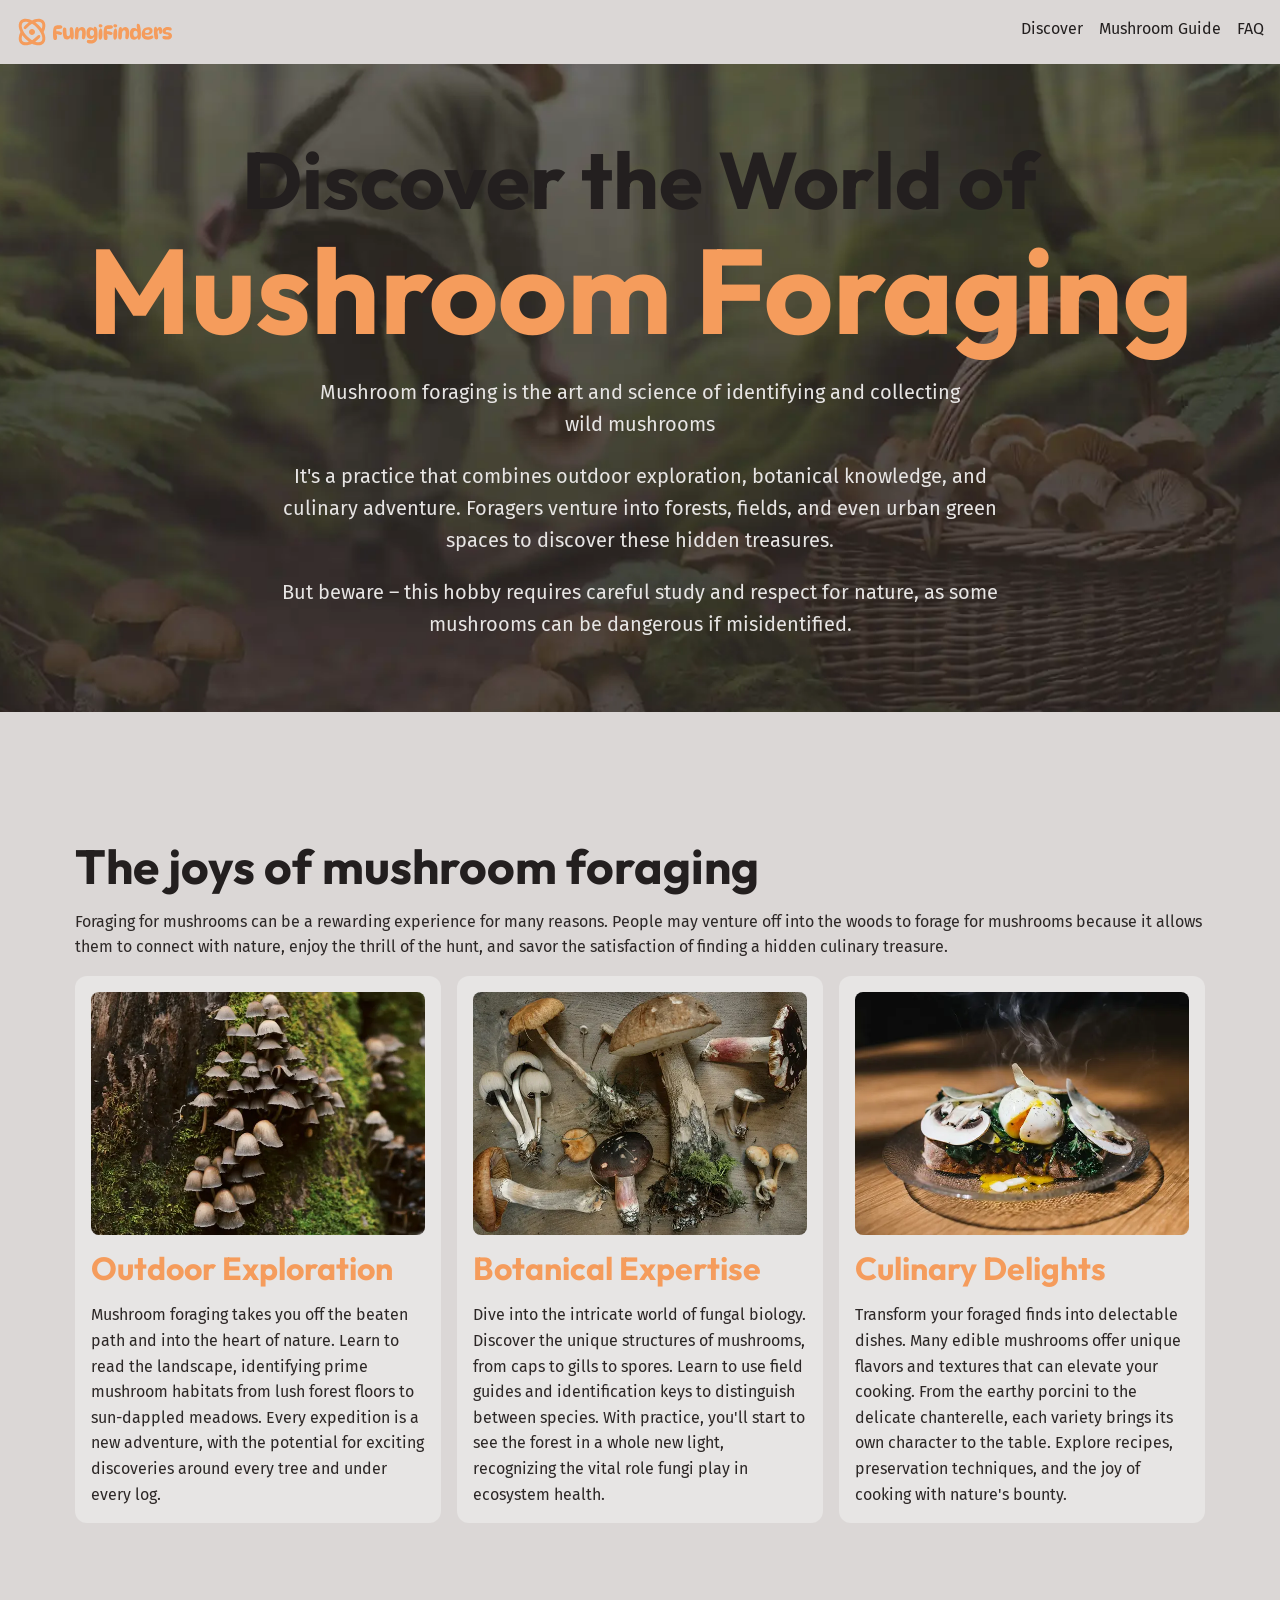
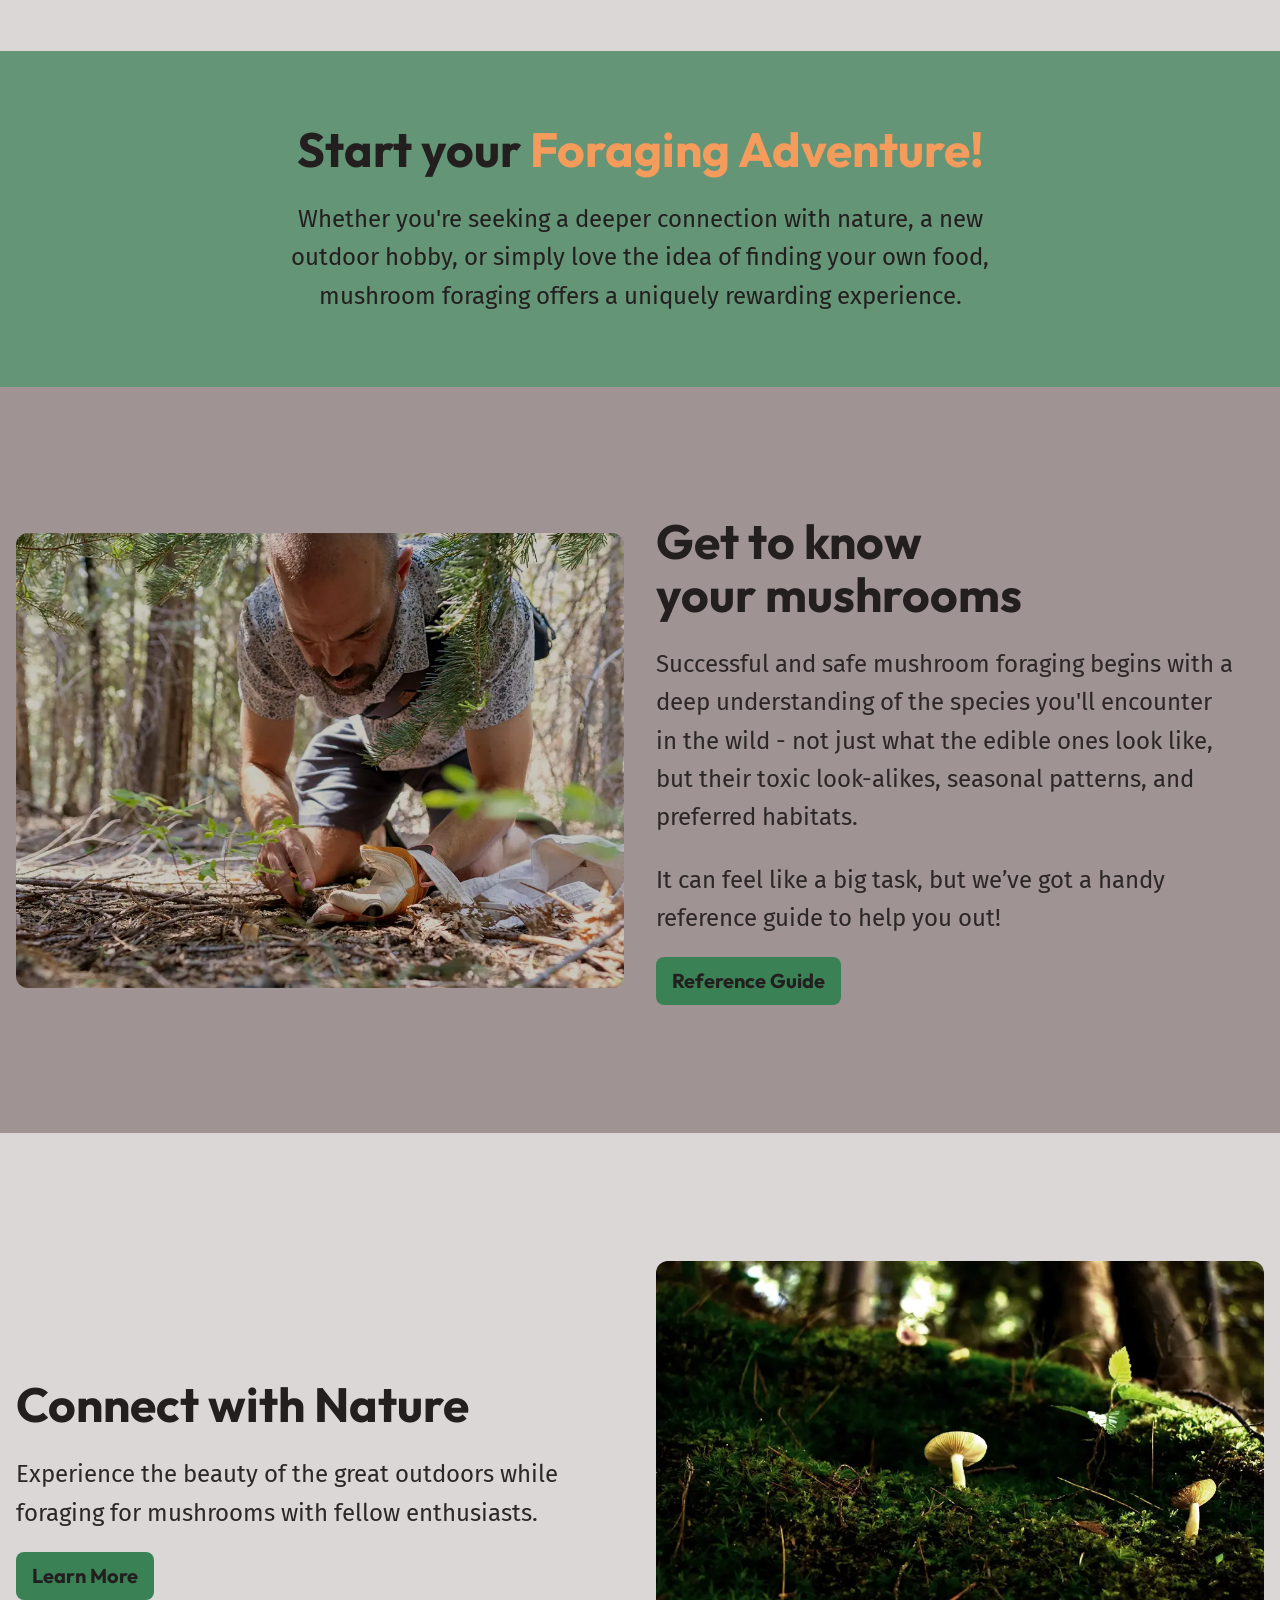
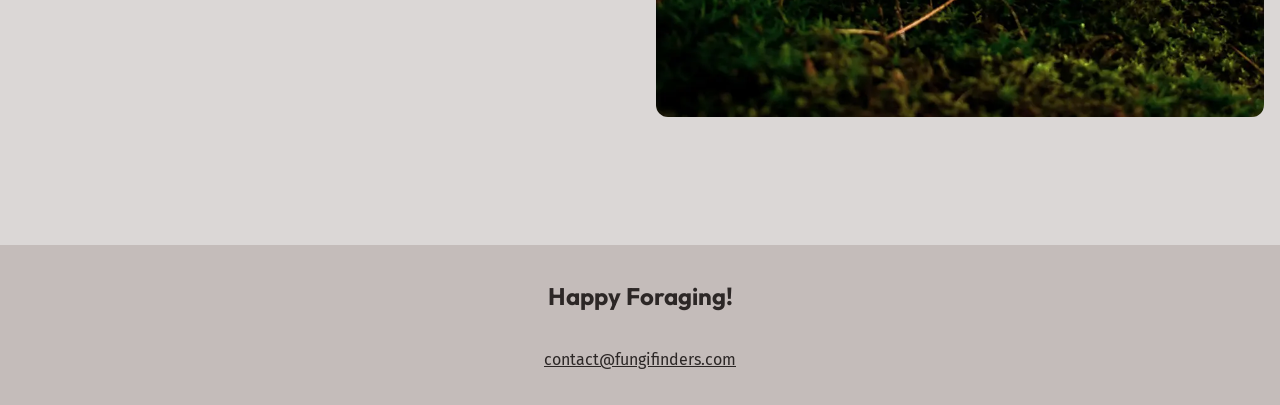
<file: index.html>
<!doctype html>
<html lang="en">
  <head>
    <meta charset="UTF-8" />
    <meta name="viewport" content="width=device-width, initial-scale=1.0" />
    <link rel="stylesheet" href="style.css" />
    <title>Fungi Finders</title>
    <link rel="preconnect" href="https://fonts.googleapis.com" />
    <link rel="preconnect" href="https://fonts.gstatic.com" crossorigin />
    <link
      href="https://fonts.googleapis.com/css2?family=Fira+Sans:wght@400;700&family=Outfit:wght@100..900&display=swap"
      rel="stylesheet"
    />
    <!-- defer ensures the JS runs after the page is loaded -->
    <script src="/main.js" defer></script>
  </head>
  <body>
    <a class="skip-to-main" href="#main">Skip to main content</a>
    <header class="site-header">
      <div class="wrapper" data-width="wide">
        <div class="site-header__inner">
          <img src="/assets/fungi-finders.svg" alt="Fungi Finders" />
          <button aria-controls="primary-nav" aria-expanded="false">
            <img src="/assets/hamburger.svg" alt="" />
            <span class="visually-hidden">Menu</span>
          </button>
          <nav id="primary-nav" class="primary-navigation">
            <ul role="list">
              <li><a href="/">Discover</a></li>
              <li><a href="/mushroom-guide.html">Mushroom Guide</a></li>
              <li><a href="/mushroom-guide.html#faq">FAQ</a></li>
            </ul>
          </nav>
        </div>
      </div>
    </header>

    <main id="main">
      <section class="hero flow section" data-padding="compact">
        <div class="wrapper">
          <h1 class="hero__title">
            Discover the World of <span>Mushroom Foraging</span>
          </h1>
        </div>
        <div class="wrapper" data-width="narrow">
          <div class="flow">
            <p>
              Mushroom foraging is the art and science of identifying and
              collecting wild mushrooms
            </p>
            <p>
              It's a practice that combines outdoor exploration, botanical
              knowledge, and culinary adventure. Foragers venture into forests,
              fields, and even urban green spaces to discover these hidden
              treasures.
            </p>
            <p>
              But beware – this hobby requires careful study and respect for
              nature, as some mushrooms can be dangerous if misidentified.
            </p>
          </div>
        </div>
      </section>

      <section class="section">
        <div class="wrapper flow">
          <h2 class="section-title">The joys of mushroom foraging</h2>
          <p>
            Foraging for mushrooms can be a rewarding experience for many
            reasons. People may venture off into the woods to forage for
            mushrooms because it allows them to connect with nature, enjoy the
            thrill of the hunt, and savor the satisfaction of finding a hidden
            culinary treasure.
          </p>

          <!-- three columns -->
          <div class="equal-columns">
            <div class="card">
              <img
                src="/assets//outdoor-exploration.webp"
                alt="Tightly grouped brown mushrooms growing up a mossy tree trunk"
              />
              <h3 class="card__title">Outdoor Exploration</h3>
              <p>
                Mushroom foraging takes you off the beaten path and into the
                heart of nature. Learn to read the landscape, identifying prime
                mushroom habitats from lush forest floors to sun-dappled
                meadows. Every expedition is a new adventure, with the potential
                for exciting discoveries around every tree and under every log.
              </p>
            </div>
            <div class="card">
              <img
                src="/assets/botanical-expertise.webp"
                alt="Wild mushrooms on a table"
              />
              <h3 class="card__title">Botanical Expertise</h3>
              <p>
                Dive into the intricate world of fungal biology. Discover the
                unique structures of mushrooms, from caps to gills to spores.
                Learn to use field guides and identification keys to distinguish
                between species. With practice, you'll start to see the forest
                in a whole new light, recognizing the vital role fungi play in
                ecosystem health.
              </p>
            </div>
            <div class="card">
              <img
                src="/assets/culinary-delight.webp"
                alt="A plate of food with mushrooms on top"
              />
              <h3 class="card__title">Culinary Delights</h3>
              <p>
                Transform your foraged finds into delectable dishes. Many edible
                mushrooms offer unique flavors and textures that can elevate
                your cooking. From the earthy porcini to the delicate
                chanterelle, each variety brings its own character to the table.
                Explore recipes, preservation techniques, and the joy of cooking
                with nature's bounty.
              </p>
            </div>
          </div>
        </div>
      </section>

      <section
        class="background-accent text-center section"
        data-padding="compact"
      >
        <div class="wrapper" data-width="narrow">
          <div class="flow font-size-lg text-high-contrast">
            <h2 class="section-title">
              Start your <span class="text-brand">Foraging Adventure!</span>
            </h2>
            <p>
              Whether you're seeking a deeper connection with nature, a new
              outdoor hobby, or simply love the idea of finding your own food,
              mushroom foraging offers a uniquely rewarding experience.
            </p>
          </div>
        </div>
      </section>

      <section class="background-extra-dark section">
        <!-- two columns -->
        <div class="wrapper" data-width="wide">
          <div class="equal-columns" data-gap="large" data-alignment="centered">
            <div>
              <img
                src="/assets/get-to-know.webp"
                alt="A man on his hands and knees harvesting a wild mushroom in the forest"
              />
            </div>

            <div class="flow font-size-lg">
              <h2 class="section-title">Get to know your mushrooms</h2>
              <p>
                Successful and safe mushroom foraging begins with a deep
                understanding of the species you'll encounter in the wild - not
                just what the edible ones look like, but their toxic
                look-alikes, seasonal patterns, and preferred habitats.
              </p>
              <p>
                It can feel like a big task, but we’ve got a handy reference
                guide to help you out!
              </p>
              <a class="button" href="#">
                <span class="visually-hidden">
                  Learn more about wild mushrooms using our handy
                </span>
                Reference Guide
              </a>
            </div>
          </div>
        </div>
      </section>

      <section class="section">
        <!-- two columns -->
        <div class="wrapper" data-width="wide">
          <div class="equal-columns" data-gap="large" data-alignment="centered">
            <div class="flow font-size-lg">
              <h2 class="section-title">Connect with Nature</h2>
              <p>
                Experience the beauty of the great outdoors while foraging for
                mushrooms with fellow enthusiasts.
              </p>
              <a class="button" href="#">
                Learn More
                <span class="visually-hidden">
                  about the different types of mushrooms using our handy
                  mushroom guide
                </span>
              </a>
            </div>

            <div>
              <img
                src="/assets/nature.webp"
                alt="A small white mushroom growing on a mossy forest floor"
              />
            </div>
          </div>
        </div>
      </section>
    </main>

    <footer class="site-footer">
      <p class="site-footer__title">Happy Foraging!</p>
      <a href="mailto:contact@fungifinders.com">contact@fungifinders.com</a>
    </footer>
  </body>
</html>
</file>
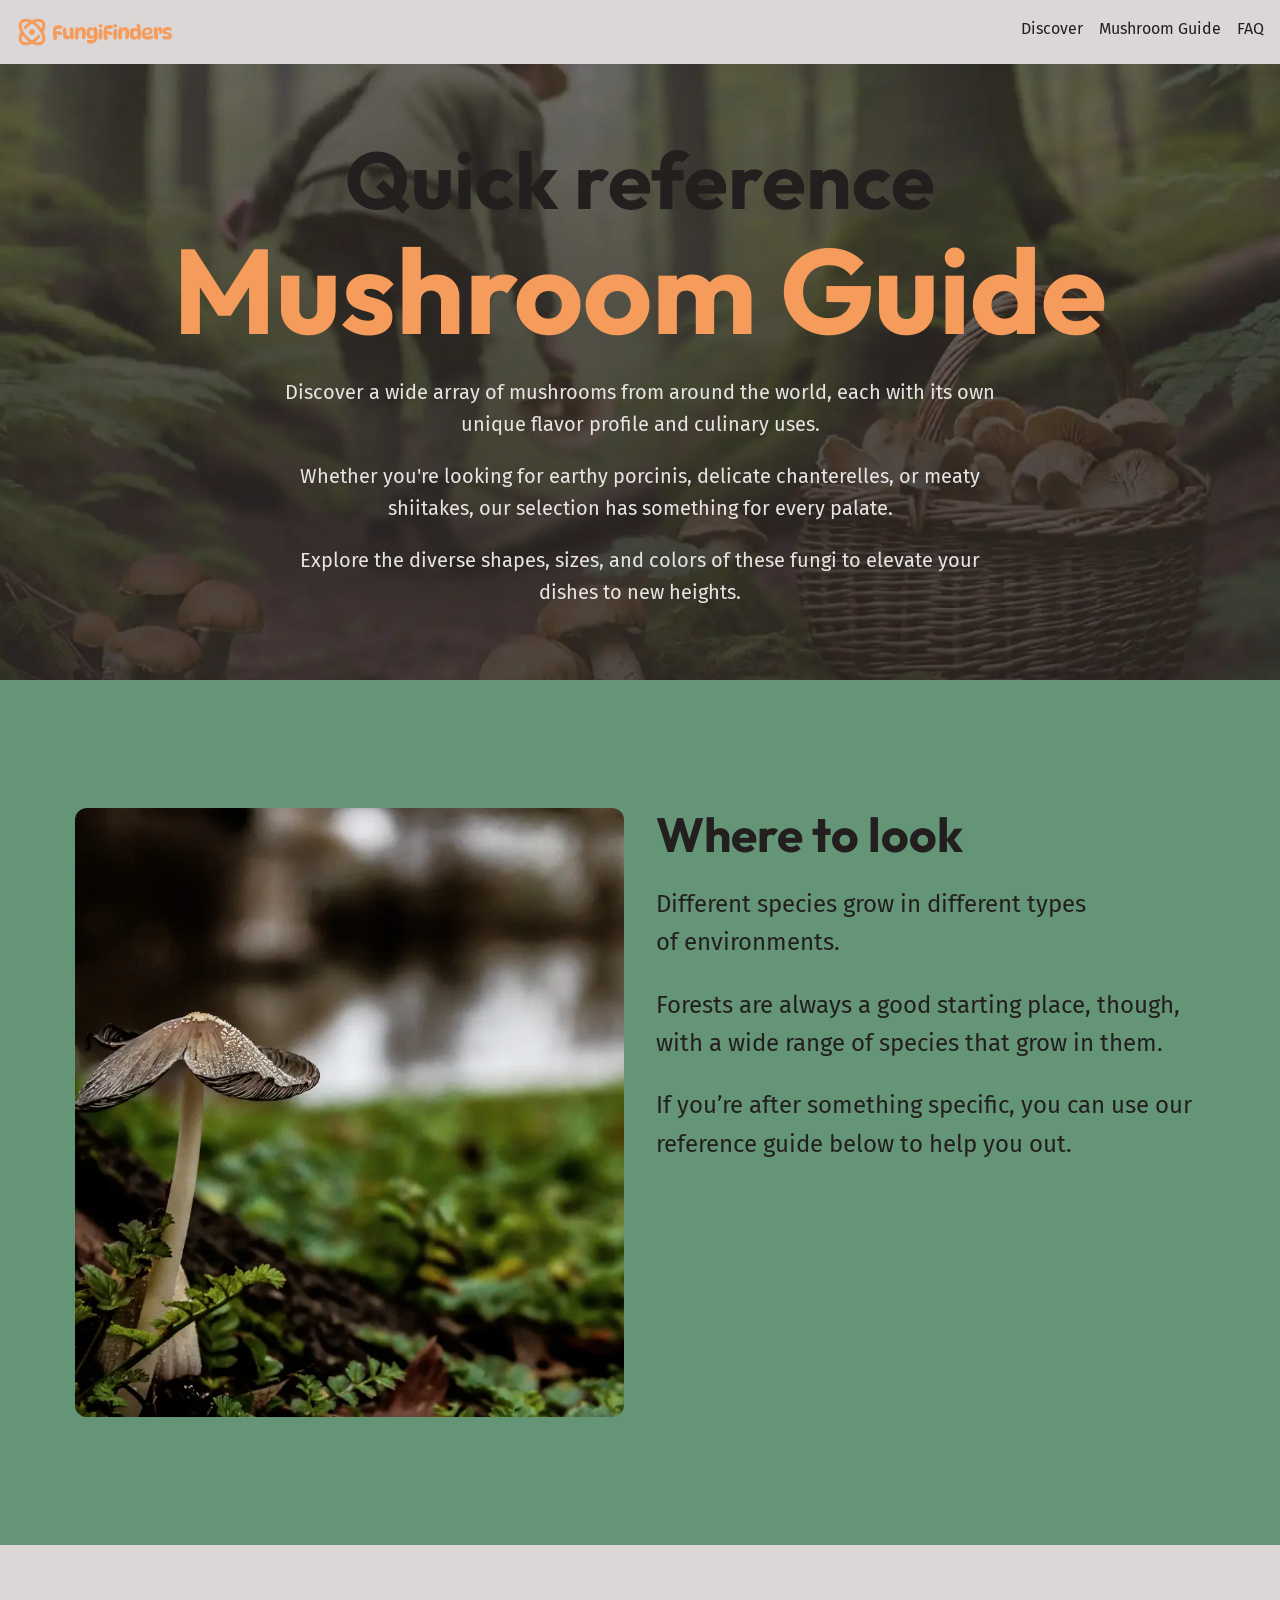
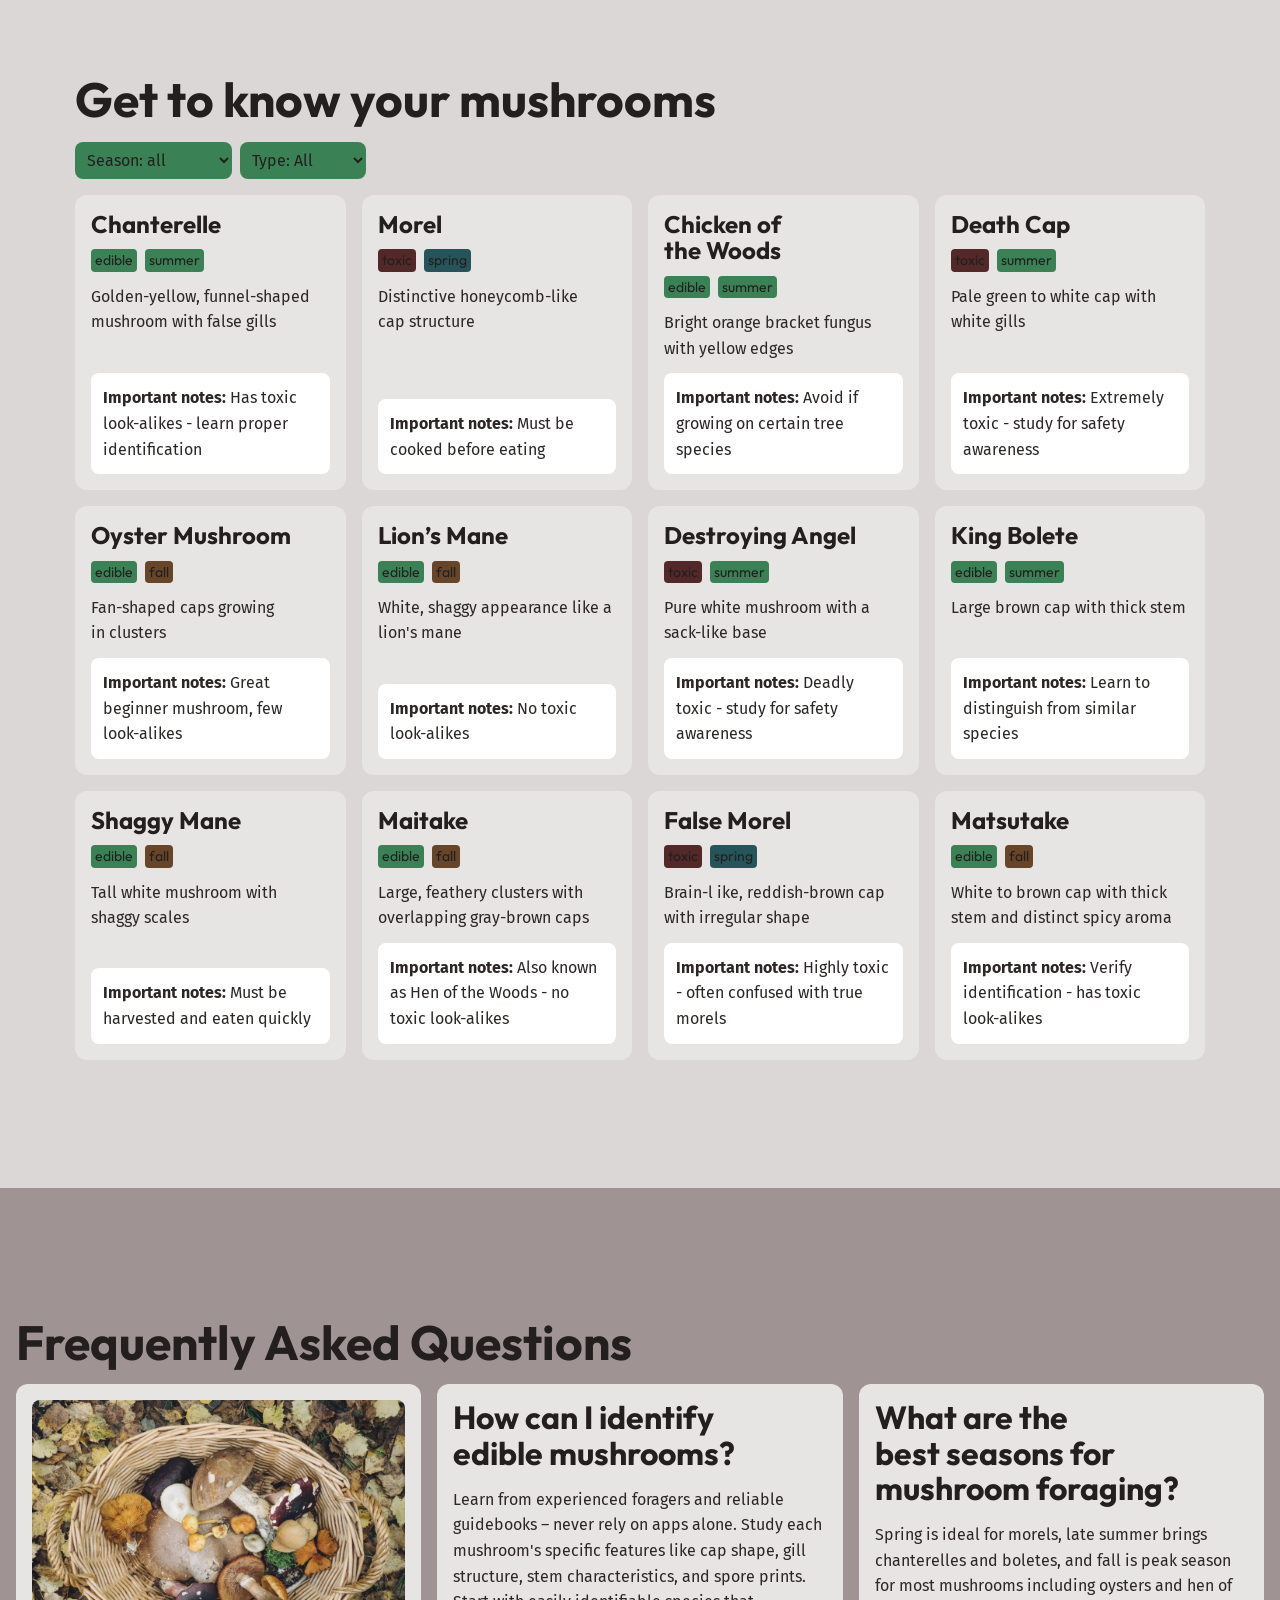
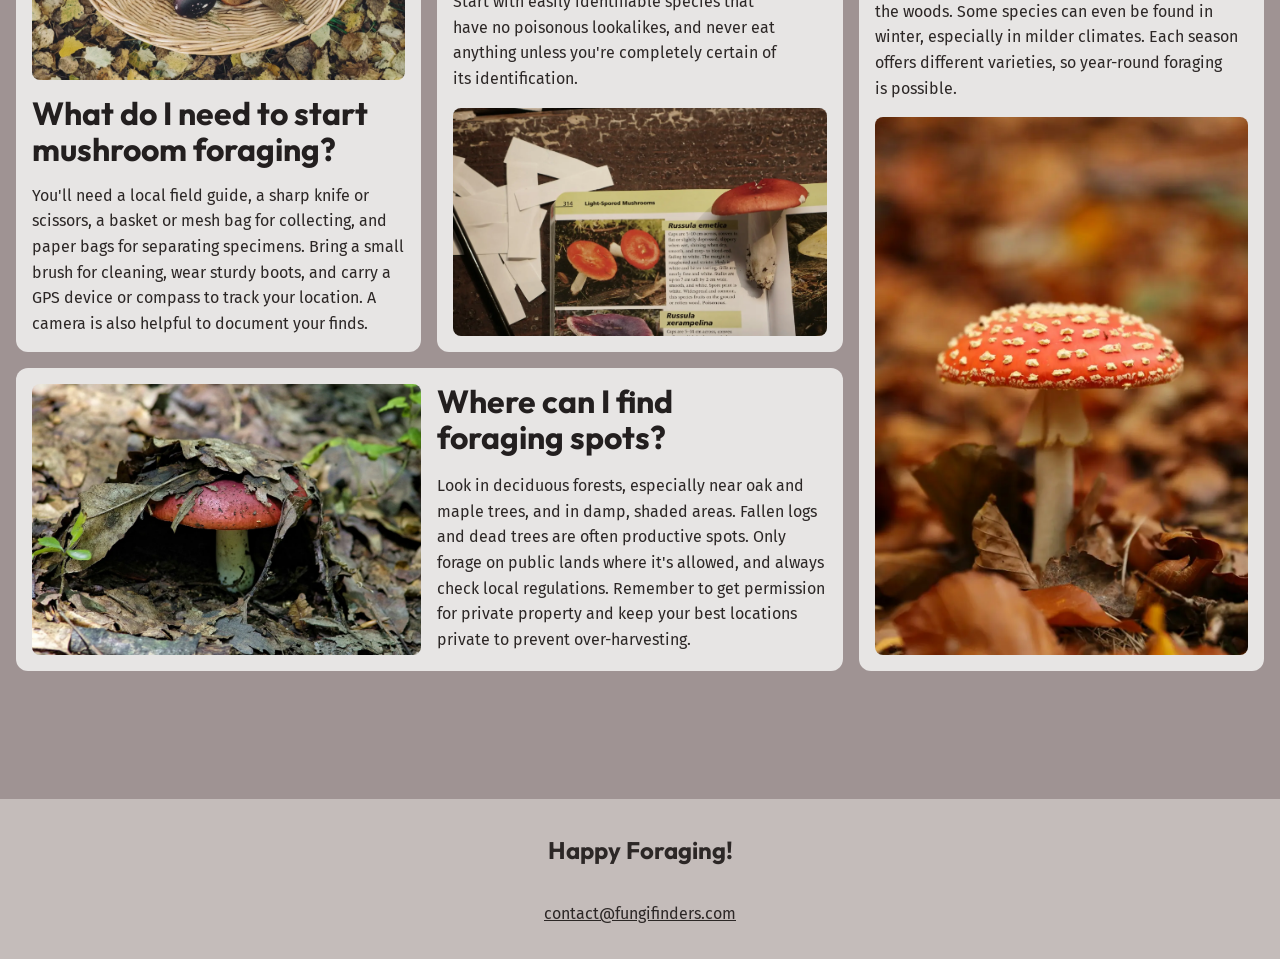
<file: mushroom-guide.html>
<!doctype html>
<html lang="en">
  <head>
    <meta charset="UTF-8" />
    <meta name="viewport" content="width=device-width, initial-scale=1.0" />
    <link rel="stylesheet" href="style.css" />
    <title>Fungi Finders</title>
    <link rel="preconnect" href="https://fonts.googleapis.com" />
    <link rel="preconnect" href="https://fonts.gstatic.com" crossorigin />
    <link
      href="https://fonts.googleapis.com/css2?family=Fira+Sans:wght@400;700&family=Outfit:wght@100..900&display=swap"
      rel="stylesheet"
    />
    <!-- defer ensures the JS runs after the page is loaded -->
    <script src="/main.js" defer></script>
    <script src="/mushroom-filter.js" defer></script>
  </head>
  <body>
    <a class="skip-to-main" href="#main">Skip to main content</a>
    <header class="site-header">
      <div class="wrapper" data-width="wide">
        <div class="site-header__inner">
          <img src="/assets/fungi-finders.svg" alt="Fungi Finders" />
          <button aria-controls="primary-nav" aria-expanded="false">
            <img src="/assets/hamburger.svg" alt="" />
            <span class="visually-hidden">Menu</span>
          </button>
          <nav id="primary-nav" class="primary-navigation">
            <ul role="list">
              <li><a href="/">Discover</a></li>
              <li><a href="/mushroom-guide.html">Mushroom Guide</a></li>
              <li><a href="/mushroom-guide.html#faq">FAQ</a></li>
            </ul>
          </nav>
        </div>
      </div>
    </header>

    <main id="main">
      <section class="hero flow section" data-padding="compact">
        <div class="wrapper">
          <h1 class="hero__title">
            Quick reference <span>Mushroom Guide</span>
          </h1>
        </div>
        <div class="wrapper" data-width="narrow">
          <div class="flow">
            <p>
              Discover a wide array of mushrooms from around the world, each
              with its own unique flavor profile and culinary uses.
            </p>
            <p>
              Whether you're looking for earthy porcinis, delicate chanterelles,
              or meaty shiitakes, our selection has something for every palate.
            </p>
            <p>
              Explore the diverse shapes, sizes, and colors of these fungi to
              elevate your dishes to new heights.
            </p>
          </div>
        </div>
      </section>

      <!-- where to look -->
      <section class="background-accent section">
        <div class="wrapper">
          <div class="equal-columns" data-alignment="center" data-gap="large">
            <div>
              <img
                src="/assets/where-to-look.webp"
                alt="A white mushroom with a large cap growing on the forest floor"
              />
            </div>
            <div class="flow font-size-lg text-high-contrast">
              <h2 class="section-title">Where to look</h2>
              <p>Different species grow in different types of environments.</p>
              <p>
                Forests are always a good starting place, though, with a wide
                range of species that grow in them.
              </p>
              <p>
                If you’re after something specific, you can use our reference
                guide below to help you out.
              </p>
            </div>
          </div>
        </div>
      </section>

      <section class="mushroom-guide section">
        <div class="wrapper">
          <div class="flow">
            <h2 class="section-title">Get to know your mushrooms</h2>
            <div class="flex-group">
              <select name="season" id="season" hidden>
                <option value="all">Season: all</option>
                <option value="spring">Season: Spring</option>
                <option value="summer">Season: Summer</option>
                <option value="fall">Season: Fall</option>
              </select>
              <select name="edible" id="edible" hidden>
                <option value="all">Type: All</option>
                <option value="edible">Type: Edible</option>
                <option value="toxic">Type: Toxic</option>
              </select>
            </div>

            <!-- grid of mushrooms -->
            <div class="grid-auto-fill">
              <div class="card">
                <h3 class="card__title">Chanterelle</h3>
                <ul
                  class="tag-list"
                  role="list"
                  aria-label="Mushroom Characteristics"
                >
                  <li data-edible="edible">
                    <span class="visually-hidden">This mushroom is</span>
                    edible
                  </li>
                  <li data-season="summer">
                    <span class="visually-hidden">
                      Best season to harvest this mushroom is
                    </span>
                    summer
                  </li>
                </ul>
                <p>Golden-yellow, funnel-shaped mushroom with false gills</p>
                <div class="card__note">
                  <strong>Important notes: </strong>
                  Has toxic look-alikes - learn proper identification
                </div>
              </div>

              <div class="card">
                <h3 class="card__title">Morel</h3>
                <ul
                  class="tag-list"
                  role="list"
                  aria-label="Mushroom Characteristics"
                >
                  <li data-edible="toxic">
                    <span class="visually-hidden">This mushroom is</span>
                    toxic
                  </li>
                  <li data-season="spring">
                    <span class="visually-hidden">
                      Best season to harvest this mushroom is
                    </span>
                    spring
                  </li>
                </ul>
                <p>Distinctive honeycomb-like cap structure</p>
                <div class="card__note">
                  <strong>Important notes: </strong>
                  Must be cooked before eating
                </div>
              </div>

              <div class="card">
                <h3 class="card__title">Chicken of the Woods</h3>
                <ul
                  class="tag-list"
                  role="list"
                  aria-label="Mushroom Characteristics"
                >
                  <li data-edible="edible">
                    <span class="visually-hidden">This mushroom is</span>
                    edible
                  </li>
                  <li data-season="summer">
                    <span class="visually-hidden">
                      Best season to harvest this mushroom is
                    </span>
                    summer
                  </li>
                </ul>
                <p>Bright orange bracket fungus with yellow edges</p>
                <div class="card__note">
                  <strong>Important notes: </strong>
                  Avoid if growing on certain tree species
                </div>
              </div>

              <div class="card">
                <h3 class="card__title">Death Cap</h3>
                <ul
                  class="tag-list"
                  role="list"
                  aria-label="Mushroom Characteristics"
                >
                  <li data-edible="toxic">
                    <span class="visually-hidden">This mushroom is</span>
                    toxic
                  </li>
                  <li data-season="summer">
                    <span class="visually-hidden">
                      Best season to harvest this mushroom is
                    </span>
                    summer
                  </li>
                </ul>
                <p>Pale green to white cap with white gills</p>
                <div class="card__note">
                  <strong>Important notes: </strong>
                  Extremely toxic - study for safety awareness
                </div>
              </div>

              <div class="card">
                <h3 class="card__title">Oyster Mushroom</h3>
                <ul
                  class="tag-list"
                  role="list"
                  aria-label="Mushroom Characteristics"
                >
                  <li data-edible="edible">
                    <span class="visually-hidden">This mushroom is</span>
                    edible
                  </li>
                  <li data-season="fall">
                    <span class="visually-hidden">
                      Best season to harvest this mushroom is
                    </span>
                    fall
                  </li>
                </ul>
                <p>Fan-shaped caps growing in clusters</p>
                <div class="card__note">
                  <strong>Important notes: </strong>
                  Great beginner mushroom, few look-alikes
                </div>
              </div>

              <div class="card">
                <h3 class="card__title">Lion’s Mane</h3>
                <ul
                  class="tag-list"
                  role="list"
                  aria-label="Mushroom Characteristics"
                >
                  <li data-edible="edible">
                    <span class="visually-hidden">This mushroom is</span>
                    edible
                  </li>
                  <li data-season="fall">
                    <span class="visually-hidden">
                      Best season to harvest this mushroom is
                    </span>
                    fall
                  </li>
                </ul>
                <p>White, shaggy appearance like a lion's mane</p>
                <div class="card__note">
                  <strong>Important notes: </strong>
                  No toxic look-alikes
                </div>
              </div>

              <div class="card">
                <h3 class="card__title">Destroying Angel</h3>
                <ul
                  class="tag-list"
                  role="list"
                  aria-label="Mushroom Characteristics"
                >
                  <li data-edible="toxic">
                    <span class="visually-hidden">This mushroom is</span>
                    toxic
                  </li>
                  <li data-season="summer">
                    <span class="visually-hidden">
                      Best season to harvest this mushroom is
                    </span>
                    summer
                  </li>
                </ul>
                <p>Pure white mushroom with a sack-like base</p>
                <div class="card__note">
                  <strong>Important notes: </strong>
                  Deadly toxic - study for safety awareness
                </div>
              </div>

              <div class="card">
                <h3 class="card__title">King Bolete</h3>
                <ul
                  class="tag-list"
                  role="list"
                  aria-label="Mushroom Characteristics"
                >
                  <li data-edible="edible">
                    <span class="visually-hidden">This mushroom is</span>
                    edible
                  </li>
                  <li data-season="summer">
                    <span class="visually-hidden">
                      Best season to harvest this mushroom is
                    </span>
                    summer
                  </li>
                </ul>
                <p>Large brown cap with thick stem</p>
                <div class="card__note">
                  <strong>Important notes: </strong>
                  Learn to distinguish from similar species
                </div>
              </div>

              <div class="card">
                <h3 class="card__title">Shaggy Mane</h3>
                <ul
                  class="tag-list"
                  role="list"
                  aria-label="Mushroom Characteristics"
                >
                  <li data-edible="edible">
                    <span class="visually-hidden">This mushroom is</span>
                    edible
                  </li>
                  <li data-season="fall">
                    <span class="visually-hidden">
                      Best season to harvest this mushroom is
                    </span>
                    fall
                  </li>
                </ul>
                <p>Tall white mushroom with shaggy scales</p>
                <div class="card__note">
                  <strong>Important notes: </strong>
                  Must be harvested and eaten quickly
                </div>
              </div>

              <div class="card">
                <h3 class="card__title">Maitake</h3>
                <ul
                  class="tag-list"
                  role="list"
                  aria-label="Mushroom Characteristics"
                >
                  <li data-edible="edible">
                    <span class="visually-hidden">This mushroom is</span>
                    edible
                  </li>
                  <li data-season="fall">
                    <span class="visually-hidden">
                      Best season to harvest this mushroom is
                    </span>
                    fall
                  </li>
                </ul>
                <p>Large, feathery clusters with overlapping gray-brown caps</p>
                <div class="card__note">
                  <strong>Important notes: </strong>
                  Also known as Hen of the Woods - no toxic look-alikes
                </div>
              </div>

              <div class="card">
                <h3 class="card__title">False Morel</h3>
                <ul
                  class="tag-list"
                  role="list"
                  aria-label="Mushroom Characteristics"
                >
                  <li data-edible="toxic">
                    <span class="visually-hidden">This mushroom is</span>
                    toxic
                  </li>
                  <li data-season="spring">
                    <span class="visually-hidden">
                      Best season to harvest this mushroom is
                    </span>
                    spring
                  </li>
                </ul>
                <p>Brain-l ike, reddish-brown cap with irregular shape</p>
                <div class="card__note">
                  <strong>Important notes: </strong>
                  Highly toxic - often confused with true morels
                </div>
              </div>

              <div class="card">
                <h3 class="card__title">Matsutake</h3>
                <ul
                  class="tag-list"
                  role="list"
                  aria-label="Mushroom Characteristics"
                >
                  <li data-edible="edible">
                    <span class="visually-hidden">This mushroom is</span>
                    edible
                  </li>
                  <li data-season="fall">
                    <span class="visually-hidden">
                      Best season to harvest this mushroom is
                    </span>
                    fall
                  </li>
                </ul>
                <p>
                  White to brown cap with thick stem and distinct spicy aroma
                </p>
                <div class="card__note">
                  <strong>Important notes: </strong>
                  Verify identification - has toxic look-alikes
                </div>
              </div>
            </div>
            <div class="no-matches" hidden>No matches for these filters</div>
          </div>
        </div>
      </section>

      <!-- faq -->
      <section id="faq" class="background-extra-dark section">
        <div class="wrapper flow" data-width="wide">
          <h2 class="section-title">Frequently Asked Questions</h2>
          <div class="faq-bento">
            <div class="card">
              <img
                src="/assets/start-foraging.webp"
                alt="A basket full of wild mushrooms"
              />
              <h3 class="card__title">
                What do I need to start mushroom foraging?
              </h3>
              <p>
                You'll need a local field guide, a sharp knife or scissors, a
                basket or mesh bag for collecting, and paper bags for separating
                specimens. Bring a small brush for cleaning, wear sturdy boots,
                and carry a GPS device or compass to track your location. A
                camera is also helpful to document your finds.
              </p>
            </div>

            <div class="card">
              <img
                src="/assets/identify-mushrooms.webp"
                alt="A mushroom on top of a book, showing the information about that mushroom"
              />
              <h3 class="card__title">How can I identify edible mushrooms?</h3>
              <p>
                Learn from experienced foragers and reliable guidebooks – never
                rely on apps alone. Study each mushroom's specific features like
                cap shape, gill structure, stem characteristics, and spore
                prints. Start with easily identifiable species that have no
                poisonous lookalikes, and never eat anything unless you're
                completely certain of its identification.
              </p>
            </div>

            <div class="card">
              <img
                src="/assets/where-to-find.webp"
                alt="A mushroom with a red cap, poking out from a pile of leaves"
              />
              <h3 class="card__title">Where can I find foraging spots?</h3>
              <p>
                Look in deciduous forests, especially near oak and maple trees,
                and in damp, shaded areas. Fallen logs and dead trees are often
                productive spots. Only forage on public lands where it's
                allowed, and always check local regulations. Remember to get
                permission for private property and keep your best locations
                private to prevent over-harvesting.
              </p>
            </div>

            <div class="card">
              <img
                src="/assets/best-seasons.webp"
                alt="A red capped mushroom with white dots on it, growing out of a leafy forest floor"
              />
              <h3 class="card__title">
                What are the best seasons for mushroom foraging?
              </h3>
              <p>
                Spring is ideal for morels, late summer brings chanterelles and
                boletes, and fall is peak season for most mushrooms including
                oysters and hen of the woods. Some species can even be found in
                winter, especially in milder climates. Each season offers
                different varieties, so year-round foraging is possible.
              </p>
            </div>
          </div>
        </div>
      </section>
    </main>

    <footer class="site-footer">
      <p class="site-footer__title">Happy Foraging!</p>
      <a href="mailto:contact@fungifinders.com">contact@fungifinders.com</a>
    </footer>
  </body>
</html>
</file>
<file: style.css>
@view-transition {
  navigation: auto;
}

::view-transition-group(root) {
  animation-duration: 0.5s;
}

/* Here we are listing what all of our layers are */
/* And also sets the order of importance */
@layer reset, base, layout, components, utilities;
/* So the order below can be any */

@layer reset {
  *,
  *::before,
  *::after {
    box-sizing: border-box;
  }

  /* https://kilianvalkhof.com/2022/css-html/your-css-reset-needs-text-size-adjust-probably/ */
  html {
    -moz-text-size-adjust: none;
    -webkit-text-size-adjust: none;
    text-size-adjust: none;
  }

  body,
  h1,
  h2,
  h3,
  h4,
  p,
  figure,
  blockquote,
  dl,
  dd {
    margin: 0;
  }

  /* https://www.scottohara.me/blog/2019/01/12/lists-and-safari.html */
  [role="list"] {
    list-style: none;
    margin: 0;
    padding: 0;
  }

  body {
    min-block-size: 100vh;
    line-height: 1.6;
  }

  h1,
  h2,
  h3,
  button,
  input,
  label {
    line-height: 1.1;
  }

  h1,
  h2,
  h3,
  h4 {
    text-wrap: balance;
  }

  p,
  li {
    text-wrap: pretty;
  }

  img,
  picture {
    max-inline-size: 100%;
    display: block;
  }

  input,
  button,
  textarea,
  select {
    font: inherit;
  }
}

/*
rules in subsequent layers can override styles
from previous ones even though previous rules have more specifity
because this layer comes second so things that come after win (like regular css rules)
*/
@layer base {
  :root {
    /* primitive properties */
    /* These ones are not intended to be used directly into the CSS Rules */
    /* But instead being used when creating semantic properties */
    --clr-white: hsl(0, 0%, 100%);
    --clr-gray-100: hsl(0, 2%, 79%);
    --clr-brand-400: hsl(25, 88%, 75%);
    --clr-brand-500: hsl(25, 88%, 66%);
    --clr-green-300: hsl(143, 19%, 69%);
    --clr-green-400: hsl(143, 19%, 49%);
    --clr-green-500: hsl(143, 38%, 37%);
    --clr-green-600: hsl(145, 29%, 19%);

    --clr-brown-100: hsl(10, 5%, 90%);
    --clr-brown-200: hsl(9, 7%, 85%);
    --clr-brown-300: hsl(9, 8%, 75%);
    --clr-brown-400: hsl(0, 6%, 60%);

    --clr-brown-500: hsl(10, 5%, 25%);
    --clr-brown-600: hsl(9, 7%, 21%);
    --clr-brown-700: hsl(9, 8%, 16%);
    --clr-brown-800: hsl(0, 6%, 15%);
    --clr-brown-900: hsl(0, 6%, 13%);

    --clr-orange-500: hsl(28, 43%, 28%);
    --clr-red-500: hsl(359, 34%, 24%);
    --clr-teal-500: hsl(186, 42%, 25%);

    --ff-heading: "Outfit", sans-serif;
    --ff-body: "Fira Sans", sans-serif;

    --fs-300: 0.875rem;
    --fs-400: 1rem;
    --fs-500: 1.125rem;
    --fs-600: 1.25rem;
    --fs-700: 1.5rem;
    --fs-800: 2rem;
    --fs-900: 3.75rem;
    --fs-1000: 3.75rem;

    @media (width > 760px) {
      --fs-300: 0.875rem;
      --fs-400: 1rem;
      --fs-500: 1.25rem;
      --fs-600: 1.5rem;
      --fs-700: 2rem;
      --fs-800: 3rem;
      --fs-900: 5rem;
      --fs-1000: 7.5rem;
    }
  }

  :root {
    /* semantic properties */
    /* These describe what the property is used for */
    /* And should be used as much as possible and avoid using primitive custom properties directly */
    --text-main: var(--clr-gray-100);
    --text-high-contrast: var(--clr-white);
    --text-brand: var(--clr-brand-500);
    --text-brand-light: var(--clr-brand-400);

    --background-accent-light: var(--clr-green-400);
    --background-accent-main: var(--clr-green-500);
    --background-accent-dark: var(--clr-green-600);

    --background-extra-light: var(--clr-brown-500);
    --background-light: var(--clr-brown-600);
    --background-main: var(--clr-brown-700);
    --background-dark: var(--clr-brown-800);
    --background-extra-dark: var(--clr-brown-900);
  }

  :root {
    --font-size-heading-sm: var(--fs-700);
    --font-size-heading-regular: var(--fs-800);
    --font-size-heading-lg: var(--fs-900);
    --font-size-heading-xl: var(--fs-1000);

    --font-size-sm: var(--fs-300);
    --font-size-regular: var(--fs-400);
    --font-size-md: var(--fs-500);
    --font-size-lg: var(--fs-600);
  }

  :root {
    --border-radius-1: 0.25rem;
    --border-radius-2: 0.5rem;
    --border-radius-3: 0.75rem;
  }

  :root {
    @media (prefers-color-scheme: light) {
      --text-main: var(--clr-brown-700);
      --text-high-contrast: var(--clr-brown-900);

      --background-accent-light: var(--clr-green-600);
      --background-accent-main: var(--clr-green-500);
      --background-accent-dark: var(--clr-green-400);
      --background-extra-light: var(--clr-white);
      --background-light: var(--clr-brown-100);
      --background-main: var(--clr-brown-200);
      --background-dark: var(--clr-brown-300);
      --background-extra-dark: var(--clr-brown-400);
    }
  }

  html {
    font-family: var(--ff-body);
    line-height: 1.6;
    scroll-padding: 3rem;
  }

  /* The user went system settings and explicitly opted in for reduced motion at OS level */
  /* @media (prefers-reduced-motion: reduce) {
  } */

  @media (prefers-reduced-motion: no-preference) {
    html {
      scroll-behavior: smooth;
    }
  }

  body {
    font-size: var(--font-size-regular);
    color: var(--text-main);
    background-color: var(--background-main);
  }

  h1,
  h2,
  h3,
  h4 {
    font-family: var(--ff-heading);
    color: var(--text-high-contrast);
  }

  h1 {
    font-size: var(--font-size-heading-lg);
  }

  a {
    color: var(--text-high-contrast);
  }

  a:hover,
  a:focus-visible {
    /* focus-visible: the browser will figure it out depending on what element it is
      and how the users interact with it, whereas focus, always gets applied no matter what after focusing it
     */
    color: var(--text-brand-light);
  }

  img {
    border-radius: var(--border-radius-3);
  }
}

@layer layout {
  .flex-group {
    display: flex;
    flex-wrap: wrap;
    gap: 0.5rem;
  }

  /* Select all direct elements after the first one */
  .flow > * + * {
    margin-block-start: var(--flow-space, 1em);
  }

  .grid-flow {
    display: grid;
    gap: var(--grid-flow-gap, 1rem);
  }

  .grid-auto-fill {
    --auto-fill-min-col-size: 250px;
    display: grid;
    gap: 1rem;
    /* minmax is a css grid only thing */
    grid-template-columns: repeat(
      auto-fill,
      minmax(min(var(--auto-fill-min-col-size), 100%), 1fr)
    );
  }

  .equal-columns {
    display: grid;
    gap: var(--equal-columns-gap, 1rem);
    align-items: var(--equal-columns-vertical-alignment, stretch);

    @media (width > 760px) {
      grid-auto-flow: column;
      /* make all of the columns the same size */
      grid-auto-columns: 1fr;
    }

    &[data-gap="large"] {
      --equal-columns-gap: 2rem;
    }

    &[data-alignment="centered"] {
      --equal-columns-vertical-alignment: center;
    }
  }

  .section {
    --padding: 3.75rem;
    padding-block: var(--padding);

    @media (width > 760px) {
      --padding: 8rem;

      &[data-padding="compact"] {
        --padding: 4.5rem;
      }
    }
  }

  .wrapper {
    /* Locally scope custom properties */
    /* Signal which specific properties are intended to be adjustable */
    --wrapper-max-width: 1130px;

    max-width: var(--wrapper-max-width);
    margin-inline: auto;
    padding-inline: 1rem;
    /* Adding content-box to prevent padding taking width from the wrapper */
    box-sizing: content-box;

    &[data-width="narrow"] {
      --wrapper-max-width: 720px;
    }
    &[data-width="wide"] {
      --wrapper-max-width: 1330px;
    }
  }

  /* Using double highphen to make it clear is a modifier.
    (we take an existing class and make small changes to it) 
   */
  .wrapper--wide {
  }
  .wrapper--narrow {
  }

  /* .wrapper[data-width="wide"] {
    max-width: 1330px;
  } */
}

@layer components {
  .skip-to-main:not(:focus) {
    clip: rect(0 0 0 0);
    clip-path: inset(50%);
    height: 1px;
    overflow: hidden;
    position: absolute;
    white-space: nowrap;
    width: 1px;
  }

  .skip-to-main {
    position: absolute;
    background: var(--background-accent-main);
    padding: 1rem;
    border-radius: var(--border-radius-2);
  }

  .site-header {
    padding-block: 1rem;
    position: relative;
    /* clips content in the specified direction without adding scroll bars or affecting the other axis */
    overflow-x: clip;
  }
  .site-header__inner {
    display: flex;
    gap: 0.5rem 1rem;
    flex-wrap: wrap;
    justify-content: space-between;
  }

  [aria-controls="primary-nav"] {
    z-index: 100;
    display: none;
    cursor: pointer;
    background-color: transparent;
    border: 0;

    img {
      border-radius: 0;
    }

    @media (width < 760px) {
      display: block;
    }
  }

  .primary-navigation {
    ul {
      display: flex;
      flex-wrap: wrap;
      gap: 0.5rem 1rem;
    }

    a {
      text-decoration: none;
    }

    @media (width < 760px) {
      position: absolute;
      display: none;
      opacity: 0;
      transition:
        opacity 1s,
        display 1s,
        translate 1s;
      transition-behavior: allow-discrete;
      translate: 100% 0;

      z-index: 10;
      top: 0;
      right: 0;
      font-size: var(--font-size-lg);
      font-weight: 700;
      font-family: var(--ff-heading);
      background-color: var(--background-accent-main);
      border-radius: 0 0 0 var(--border-radius-3);
      padding: 2rem;

      ul {
        gap: 0;
        flex-direction: column;
      }

      li {
        --delay: 0.2s;
        translate: 50%;
        transition:
          translate 0.5s var(--delay),
          opacity 0.5s var(--delay);
      }

      li:nth-child(2) {
        --delay: 0.4s;
      }

      li:nth-child(3) {
        --delay: 0.6s;
      }

      li + li {
        margin-block-start: 1.5rem;
        padding-block-start: 1.5rem;
        border-top: 2px solid var(--background-accent-light);
      }

      /* targeting any .primary-navigation that has previous sibling
        with an aria-expanded of true
       */
      [aria-expanded="true"] ~ & {
        display: block;
        opacity: 1;
        translate: 0 0;

        /* when instantly switched to block,
        it will start with opacity of 0 and transition it to 1
        The order also matters, needs to be after opacity: 1; declared above
        or it this will get overrided */
        @starting-style {
          opacity: 0;
          translate: 0 -100%;
        }

        li {
          translate: 0 0;
          opacity: 1;
          @starting-style {
            opacity: 0;
            translate: 50% 0;
          }
        }
      }
    }
  }

  .site-footer {
    text-align: center;
    background-color: var(--background-dark);
    padding-block: 2rem;
    display: grid;
    gap: 2rem;

    /* When using descendant selector even on layers */
    /* Will override previous rules including from pseudo classes */
    a {
      color: var(--text-main);
    }
    a:hover,
    a:focus-visible {
      color: var(--text-brand-light);
    }
  }

  .site-footer__title {
    font-size: var(--font-size-lg);
    font-family: var(--ff-heading);
    font-weight: 700;
  }

  .hero {
    text-align: center;
    font-size: var(--font-size-md);
    color: var(--clr-brown-100);
    /* color: light-dark(var(--clr-brown-100), var(--text-high-contrast)); */
    background-image: url(/assets/hero.webp);
    background-size: cover;
    background-position: center;

    /* forwards: when the animation reaches its final state, it stays at the last frame of the animation */
    animation: fade-out forwards;
    animation-timeline: view();
    /* starting the animation once the element starts existing the page */
    animation-range-start: exit;
  }

  .hero__title {
    font-size: var(--font-size-heading-lg);
    span {
      font-size: var(--font-size-heading-xl);
      color: var(--text-brand);
      display: block;
    }
  }

  .mushroom-guide {
    --card-title-font-size: var(--font-size-lg);
    --card-title-color: var(--text-high-contrast);
    --card-gap: 0.75rem;
  }

  .faq-bento {
    --card-title-color: var(--text-high-contrast);

    display: grid;
    gap: 1rem;
    /* 4 rows each with it's name */
    grid-template-areas:
      "card-one"
      "card-two"
      "card-three"
      "card-four";

    @media (width > 600px) {
      /* can be added but no needed */
      /* grid-template-columns: repeat(2, 1fr); */
      grid-template-areas:
        "card-one card-two"
        "card-three card-four";
    }

    @media (width > 900px) {
      grid-template-columns: repeat(3, 1fr);
      grid-template-areas:
        "card-one   card-two    card-four"
        "card-three card-three  card-four";
    }

    .card > img {
      height: 100%;
      /* will crop the element */
      object-fit: cover;
    }

    @media (width > 600px) {
      .card:nth-child(even) > img {
        order: 3;
      }
    }

    .card:nth-child(1) {
      grid-area: card-one;
    }
    .card:nth-child(2) {
      grid-area: card-two;
    }
    .card:nth-child(3) {
      grid-area: card-three;

      @media (width > 900px) {
        display: grid;
        gap: 1rem;
        grid-template-columns: 1fr 1fr;

        img {
          grid-column: 1 / 2;
          grid-row: 1 / 3;
        }
      }
    }
    .card:nth-child(4) {
      grid-area: card-four;
    }
  }

  .card {
    display: flex;
    flex-direction: column;
    gap: var(--card-gap, 1rem);
    padding: 1rem;
    background-color: var(--background-light);
    border-radius: var(--border-radius-3);

    img {
      border-radius: var(--border-radius-2);
    }
  }

  .card__title {
    font-size: var(--card-title-font-size, var(--font-size-heading-sm));
    color: var(--card-title-color, var(--text-brand));
  }

  .card__note {
    margin-block-start: auto;
    background-color: var(--background-extra-light);
    padding: 0.75rem;
    border-radius: var(--border-radius-2);
  }

  .tag-list {
    display: flex;
    gap: 0.5rem;
    flex-wrap: wrap;

    li {
      font-family: var(--ff-heading);
      font-size: var(--font-size-sm);
      color: var(--text-high-contrast);
      padding: 0rem 0.25rem;
      background-color: var(--tag-bg, red);
      border-radius: var(--border-radius-1);
    }

    [data-edible="edible"] {
      --tag-bg: var(--background-accent-main);
    }
    [data-edible="toxic"] {
      --tag-bg: var(--clr-red-500);
    }
    [data-season="summer"] {
      --tag-bg: var(--background-accent-main);
    }
    [data-season="spring"] {
      --tag-bg: var(--clr-teal-500);
    }
    [data-season="fall"] {
      --tag-bg: var(--clr-orange-500);
    }
  }

  .button {
    /* two syntax display to control the outer and inner
    display as different values */
    display: inline flex;
    font-size: var(--font-size-md);
    text-decoration: none;
    cursor: pointer;
    padding: 0.5rem 1rem;
    background-color: var(--background-accent-main);
    font-family: var(--ff-heading);
    font-weight: 700;
    border-radius: var(--border-radius-2);
  }
  .button:hover,
  .button:focus-visible {
    color: var(--text-high-contrast);
    background-color: var(--background-accent-light);
  }

  select {
    padding: 0.5rem;
    background-color: var(--background-accent-main);
    border: 0;
    border-radius: var(--border-radius-2);
    color: var(--text-high-contrast);
  }
}

@layer animations {
  @keyframes fade-out {
    from {
      opacity: 1;
    }
    to {
      opacity: 0;
    }
  }
}

@layer utilities {
  [hidden] {
    display: none;
  }
  .resizing * {
    transition: none !important;
    animation: none !important;
  }
  .visually-hidden {
    clip: rect(0 0 0 0);
    clip-path: inset(50%);
    height: 1px;
    overflow: hidden;
    position: absolute;
    white-space: nowrap;
    width: 1px;
  }

  .text-center {
    text-align: center;
  }
  .text-brand {
    color: var(--text-brand);
  }
  .text-high-contrast {
    color: var(--text-high-contrast);
  }

  .section-title {
    font-size: var(--font-size-heading-regular);
  }

  .background-base {
    background-color: var(--background-base);
  }
  .background-light {
    background-color: var(--background-light);
  }
  .background-extra-light {
    background-color: var(--background-extra-light);
  }
  .background-dark {
    background-color: var(--background-dark);
  }
  .background-extra-dark {
    background-color: var(--background-extra-dark);
  }

  .background-accent {
    background-color: var(--background-accent-dark);
  }

  .font-size-sm {
    font-size: var(--font-size-sm);
  }
  .font-size-regular {
    font-size: var(--font-size-regular);
  }
  .font-size-md {
    font-size: var(--font-size-md);
  }
  .font-size-lg {
    font-size: var(--font-size-lg);
  }
}

/* .mushroom-guide:has(#season [value="spring"]:checked)
  .card:not(:has([data-season="spring"])) {
  display: none;
} */
</file>
